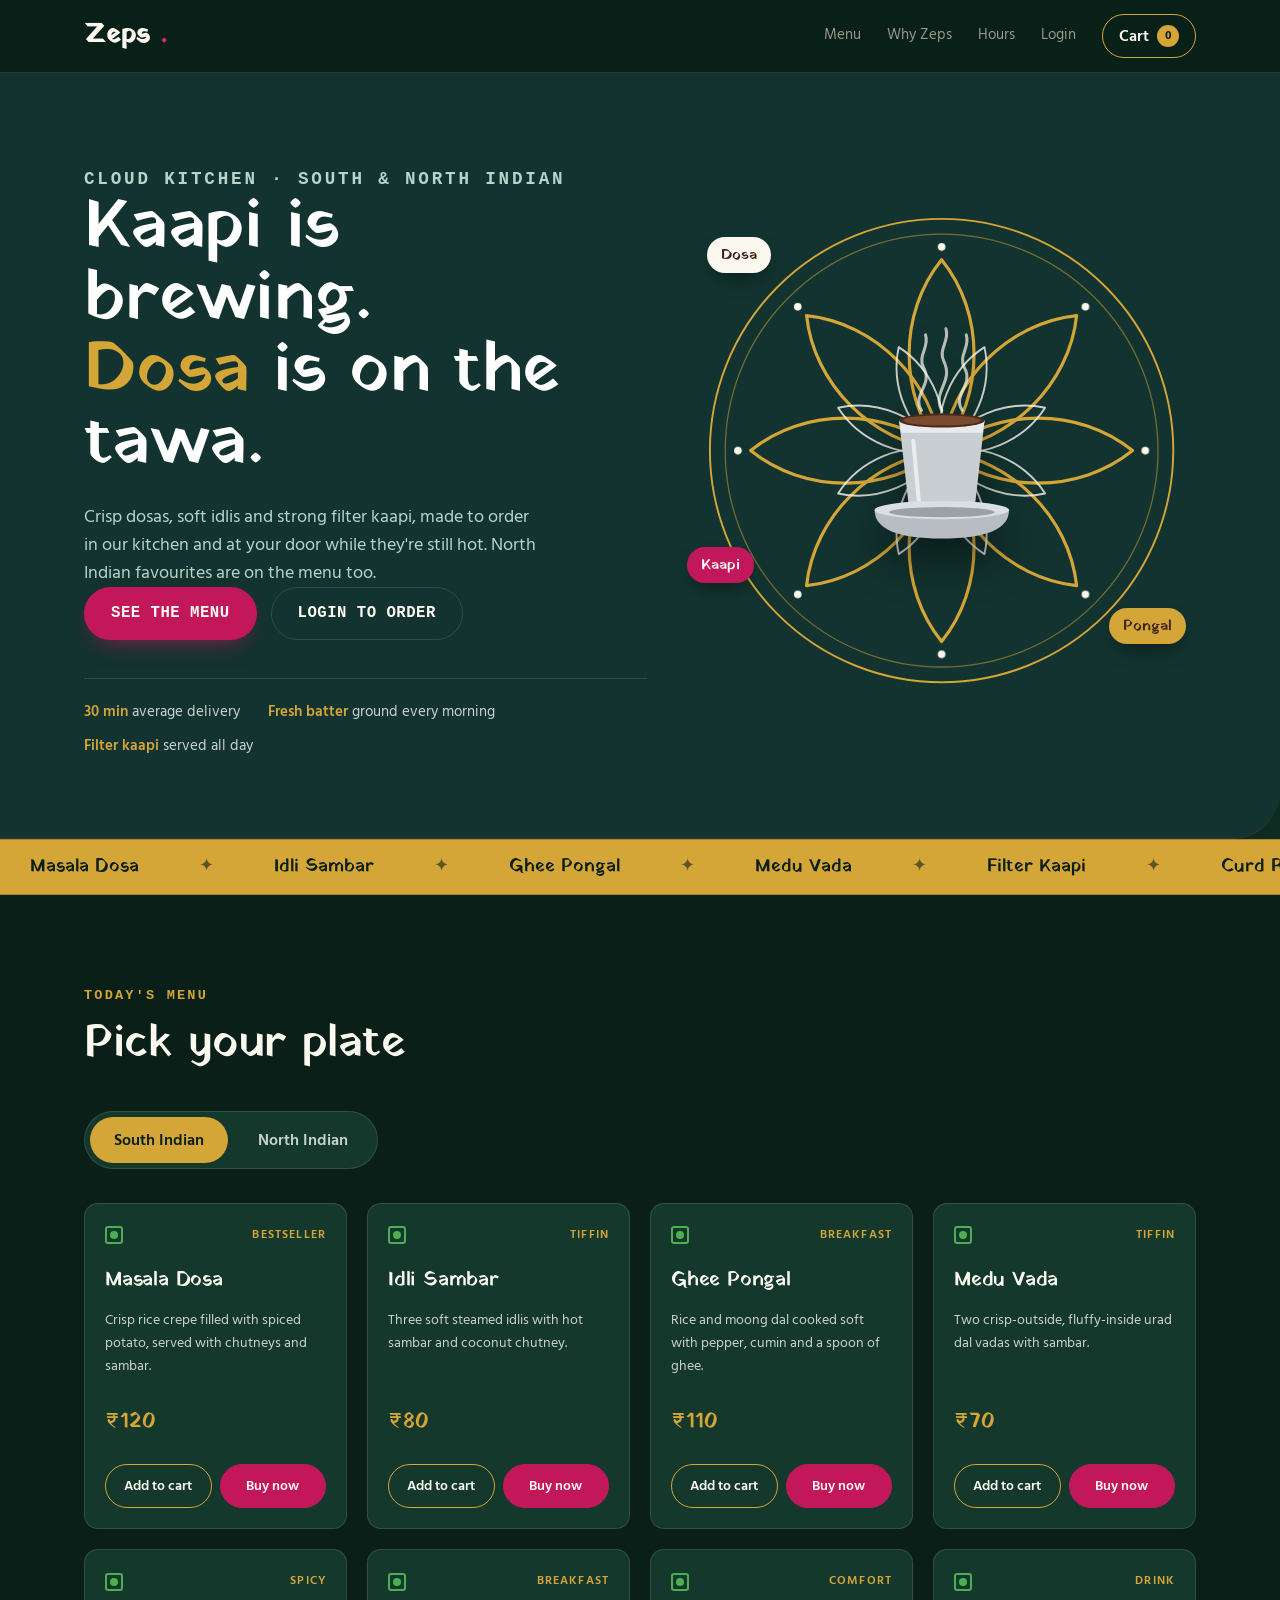
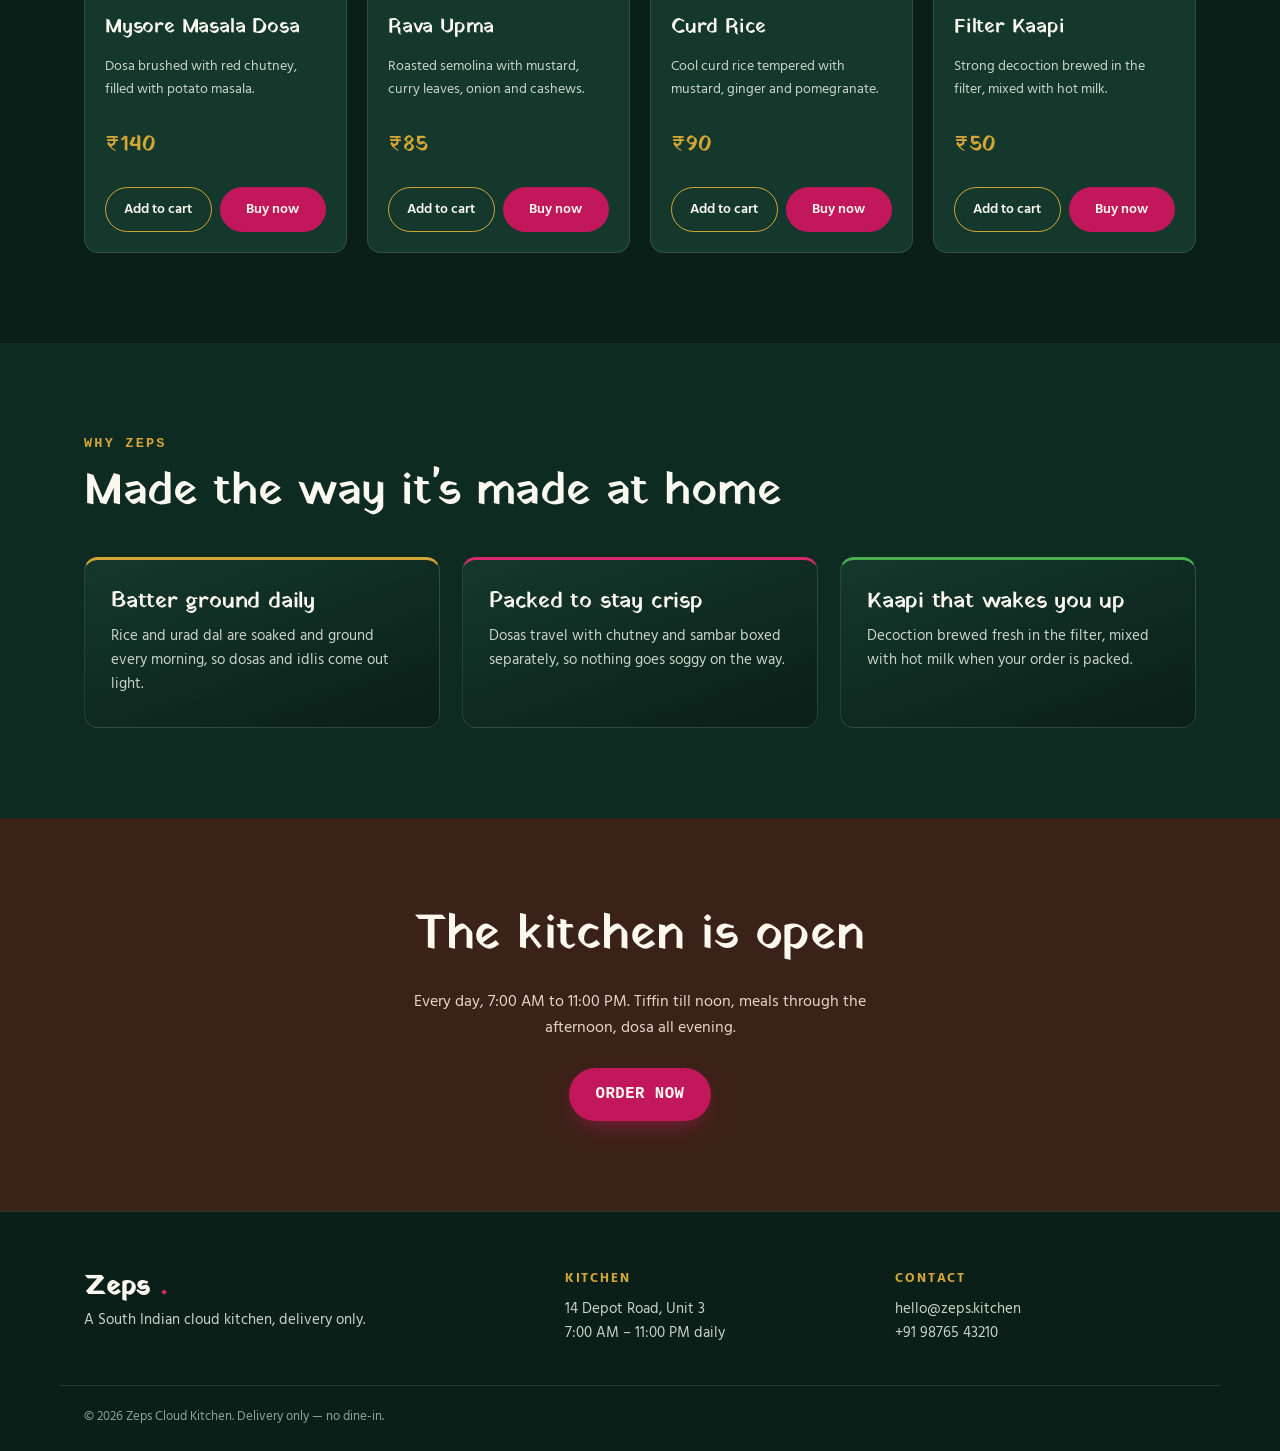
<file: Project/FrontEnd/index.html>
<!DOCTYPE html>
<html lang="en">
<head>
<meta charset="UTF-8">
<meta name="viewport" content="width=device-width, initial-scale=1.0">
<title>Zeps Cloud Kitchen — South Indian cafe, delivered hot</title>
<link rel="preconnect" href="https://fonts.googleapis.com">
<link rel="preconnect" href="https://fonts.gstatic.com" crossorigin>
<link href="https://fonts.googleapis.com/css2?family=Yatra+One&family=Hind+Madurai:wght@400;500;600;700&display=swap" rel="stylesheet">
<link rel="stylesheet" href="style.css">
</head>
<body>

<!-- ===== HEADER ===== -->
<header class="site-header">
  <div class="wrap header-row">
    <a href="#top" class="logo">Zeps<span>.</span></a>

    <nav class="nav" id="siteNav">
      <a href="#menu">Menu</a>
      <a href="#why">Why Zeps</a>
      <a href="#hours">Hours</a>
      <a href="login.html">Login</a>
    </nav>

    <button class="cart-btn" id="cartOpen" aria-label="Open cart">
      Cart <span class="cart-count" id="cartCount">0</span>
    </button>

    <button class="nav-toggle" id="navToggle" aria-label="Toggle menu" aria-expanded="false">
      <span></span><span></span><span></span>
    </button>
  </div>
</header>

<main>
  <!-- ===== HERO ===== -->
  <section class="hero" id="top">
    <div class="wrap hero-grid">
      <div class="hero-copy">
        <p class="eyebrow rise" style="--i:0">Cloud kitchen · South &amp; North Indian</p>
        <h1 class="rise" style="--i:1">Kaapi is brewing.<br><em>Dosa</em> is on the tawa.</h1>
        <p class="hero-sub rise" style="--i:2">
          Crisp dosas, soft idlis and strong filter kaapi, made to order in our kitchen and
          at your door while they're still hot. North Indian favourites are on the menu too.
        </p>
        <div class="hero-actions rise" style="--i:3">
          <a href="#menu" class="btn btn-primary">See the menu</a>
          <a href="login.html" class="btn btn-ghost">Login to order</a>
        </div>
        <ul class="hero-facts rise" style="--i:4">
          <li><strong>30 min</strong> average delivery</li>
          <li><strong>Fresh batter</strong> ground every morning</li>
          <li><strong>Filter kaapi</strong> served all day</li>
        </ul>
      </div>

      <!-- SIGNATURE: kolam drawing itself around a steaming kaapi tumbler -->
      <div class="hero-visual" aria-hidden="true">
        <svg class="kolam" viewBox="-200 -200 400 400" fill="none" stroke-linecap="round" stroke-linejoin="round">
          <circle class="draw" pathLength="1" r="182" stroke="#D4A537" stroke-width="1.5" style="--d:0s"/>
          <circle class="draw" pathLength="1" r="170" stroke="#D4A537" stroke-width="1" stroke-opacity=".5" style="--d:.3s"/>

          <g class="spin">
            <g stroke="#D4A537" stroke-width="2.5">
              <path class="draw" pathLength="1" style="--d:.6s"  d="M0 0 C34 -44 34 -108 0 -150 C-34 -108 -34 -44 0 0Z"/>
              <path class="draw" pathLength="1" style="--d:.75s" transform="rotate(45)"  d="M0 0 C34 -44 34 -108 0 -150 C-34 -108 -34 -44 0 0Z"/>
              <path class="draw" pathLength="1" style="--d:.9s"  transform="rotate(90)"  d="M0 0 C34 -44 34 -108 0 -150 C-34 -108 -34 -44 0 0Z"/>
              <path class="draw" pathLength="1" style="--d:1.05s" transform="rotate(135)" d="M0 0 C34 -44 34 -108 0 -150 C-34 -108 -34 -44 0 0Z"/>
              <path class="draw" pathLength="1" style="--d:1.2s" transform="rotate(180)" d="M0 0 C34 -44 34 -108 0 -150 C-34 -108 -34 -44 0 0Z"/>
              <path class="draw" pathLength="1" style="--d:1.35s" transform="rotate(225)" d="M0 0 C34 -44 34 -108 0 -150 C-34 -108 -34 -44 0 0Z"/>
              <path class="draw" pathLength="1" style="--d:1.5s" transform="rotate(270)" d="M0 0 C34 -44 34 -108 0 -150 C-34 -108 -34 -44 0 0Z"/>
              <path class="draw" pathLength="1" style="--d:1.65s" transform="rotate(315)" d="M0 0 C34 -44 34 -108 0 -150 C-34 -108 -34 -44 0 0Z"/>
            </g>
            <g stroke="#FBF8F0" stroke-width="1.5" stroke-opacity=".8">
              <path class="draw" pathLength="1" style="--d:1.8s"  transform="rotate(22.5)"  d="M0 0 C18 -26 18 -62 0 -88 C-18 -62 -18 -26 0 0Z"/>
              <path class="draw" pathLength="1" style="--d:1.9s"  transform="rotate(67.5)"  d="M0 0 C18 -26 18 -62 0 -88 C-18 -62 -18 -26 0 0Z"/>
              <path class="draw" pathLength="1" style="--d:2s"    transform="rotate(112.5)" d="M0 0 C18 -26 18 -62 0 -88 C-18 -62 -18 -26 0 0Z"/>
              <path class="draw" pathLength="1" style="--d:2.1s"  transform="rotate(157.5)" d="M0 0 C18 -26 18 -62 0 -88 C-18 -62 -18 -26 0 0Z"/>
              <path class="draw" pathLength="1" style="--d:2.2s"  transform="rotate(202.5)" d="M0 0 C18 -26 18 -62 0 -88 C-18 -62 -18 -26 0 0Z"/>
              <path class="draw" pathLength="1" style="--d:2.3s"  transform="rotate(247.5)" d="M0 0 C18 -26 18 -62 0 -88 C-18 -62 -18 -26 0 0Z"/>
              <path class="draw" pathLength="1" style="--d:2.4s"  transform="rotate(292.5)" d="M0 0 C18 -26 18 -62 0 -88 C-18 -62 -18 -26 0 0Z"/>
              <path class="draw" pathLength="1" style="--d:2.5s"  transform="rotate(337.5)" d="M0 0 C18 -26 18 -62 0 -88 C-18 -62 -18 -26 0 0Z"/>
            </g>
          </g>

          <!-- pulli (rice-flour dots) -->
          <g fill="#FBF8F0" class="pulli">
            <circle cx="0" cy="-160" r="3"/><circle cx="113" cy="-113" r="3"/>
            <circle cx="160" cy="0" r="3"/><circle cx="113" cy="113" r="3"/>
            <circle cx="0" cy="160" r="3"/><circle cx="-113" cy="113" r="3"/>
            <circle cx="-160" cy="0" r="3"/><circle cx="-113" cy="-113" r="3"/>
          </g>
        </svg>

        <!-- Tumbler + davara -->
        <svg class="tumbler" viewBox="0 0 200 220">
          <g class="steam" fill="none" stroke="#FBF8F0" stroke-width="3" stroke-linecap="round" opacity=".7">
            <path class="wisp w1" d="M80 70 C70 55 92 45 82 28 C76 16 88 8 84 -4"/>
            <path class="wisp w2" d="M100 70 C90 52 112 42 102 22 C96 10 108 2 104 -10"/>
            <path class="wisp w3" d="M120 70 C110 55 132 45 122 28 C116 16 128 8 124 -4"/>
          </g>
          <!-- tumbler -->
          <path d="M58 80 H142 L132 168 Q131 176 122 176 H78 Q69 176 68 168 Z" fill="#C9CED3"/>
          <path d="M58 80 H142 L140 92 H60 Z" fill="#E8EBEE"/>
          <path d="M72 100 L78 166" stroke="#fff" stroke-width="4" stroke-linecap="round" opacity=".6"/>
          <ellipse cx="100" cy="80" rx="42" ry="7" fill="#4A2A1A"/>
          <ellipse cx="100" cy="80" rx="38" ry="5" fill="#7A4A2E"/>
          <!-- davara -->
          <path d="M34 168 Q34 196 100 196 Q166 196 166 168 Z" fill="#B7BDC3"/>
          <ellipse cx="100" cy="168" rx="66" ry="9" fill="#DADFE3"/>
          <ellipse cx="100" cy="170" rx="52" ry="5" fill="#9AA1A8"/>
        </svg>

        <span class="floater f1">Dosa</span>
        <span class="floater f2">Pongal</span>
        <span class="floater f3">Kaapi</span>
      </div>
    </div>
  </section>

  <!-- ===== MARQUEE ===== -->
  <section class="marquee" aria-hidden="true">
    <div class="marquee-track">
      <span>Masala Dosa</span><span>Idli Sambar</span><span>Ghee Pongal</span><span>Medu Vada</span><span>Filter Kaapi</span><span>Curd Rice</span><span>Butter Paneer</span><span>Dal Makhani</span>
      <span>Masala Dosa</span><span>Idli Sambar</span><span>Ghee Pongal</span><span>Medu Vada</span><span>Filter Kaapi</span><span>Curd Rice</span><span>Butter Paneer</span><span>Dal Makhani</span>
    </div>
  </section>

  <!-- ===== MENU ===== -->
  <section class="menu" id="menu">
    <div class="wrap">
      <div class="reveal">
        <p class="eyebrow">Today's menu</p>
        <h2>Pick your plate</h2>
      </div>

      <div class="tabs reveal" role="tablist">
        <button class="tab active" data-cat="south" role="tab" aria-selected="true">South Indian</button>
        <button class="tab" data-cat="north" role="tab" aria-selected="false">North Indian</button>
      </div>

      <div class="dish-grid" id="dishGrid"></div>
    </div>
  </section>

  <!-- ===== WHY ===== -->
  <section class="why" id="why">
    <div class="wrap">
      <div class="reveal">
        <p class="eyebrow">Why Zeps</p>
        <h2>Made the way it's made at home</h2>
      </div>
      <div class="why-grid">
        <article class="why-card reveal" style="--i:0">
          <h3>Batter ground daily</h3>
          <p>Rice and urad dal are soaked and ground every morning, so dosas and idlis come out light.</p>
        </article>
        <article class="why-card reveal" style="--i:1">
          <h3>Packed to stay crisp</h3>
          <p>Dosas travel with chutney and sambar boxed separately, so nothing goes soggy on the way.</p>
        </article>
        <article class="why-card reveal" style="--i:2">
          <h3>Kaapi that wakes you up</h3>
          <p>Decoction brewed fresh in the filter, mixed with hot milk when your order is packed.</p>
        </article>
      </div>
    </div>
  </section>

  <!-- ===== HOURS ===== -->
  <section class="hours" id="hours">
    <div class="wrap hours-inner reveal">
      <h2>The kitchen is open</h2>
      <p>Every day, 7:00 AM to 11:00 PM. Tiffin till noon, meals through the afternoon, dosa all evening.</p>
      <a href="#menu" class="btn btn-primary">Order now</a>
    </div>
  </section>
</main>

<!-- ===== FOOTER ===== -->
<footer class="site-footer">
  <div class="wrap footer-grid">
    <div>
      <a href="#top" class="logo">Zeps<span>.</span></a>
      <p>A South Indian cloud kitchen, delivery only.</p>
    </div>
    <div>
      <h4>Kitchen</h4>
      <p>14 Depot Road, Unit 3<br>7:00 AM – 11:00 PM daily</p>
    </div>
    <div>
      <h4>Contact</h4>
      <p>hello@zeps.kitchen<br>+91 98765 43210</p>
    </div>
  </div>
  <div class="wrap footer-bottom">© 2026 Zeps Cloud Kitchen. Delivery only — no dine-in.</div>
</footer>

<!-- ===== CART DRAWER ===== -->
<div class="overlay" id="overlay"></div>
<aside class="drawer" id="drawer" aria-label="Your cart">
  <div class="drawer-head">
    <h3>Your cart</h3>
    <button class="drawer-close" id="cartClose" aria-label="Close cart">&times;</button>
  </div>
  <div class="drawer-body" id="cartItems"></div>
  <div class="drawer-foot">
    <div class="total-row"><span>Total</span><strong id="cartTotal">₹0</strong></div>
    <button class="btn btn-primary full" id="checkoutBtn">Checkout</button>
  </div>
</aside>

<div class="toast" id="toast" role="status"></div>

<script src="script.js"></script>
</body>
</html>
</file>
<file: Project/FrontEnd/style.css>
:root {
  --ink: #12332f;
  --ink-soft: #1d4a44;
  --paper: #eaf0ec;
  --card: #ffffff;
  --saffron: #f2a900;
  --chilli: #c9402a;
  --leaf: #2f7d4f;
  --muted: #5b7470;
  --line: #cddbd4;
  --serif: "Young Serif", Georgia, "Times New Roman", serif;
  --sans: "Instrument Sans", system-ui, -apple-system, "Segoe UI", sans-serif;
}

* { box-sizing: border-box; }
html { scroll-behavior: smooth; }
body { margin: 0; background: var(--paper); color: var(--ink); font: 16px/1.55 var(--sans); }
h1, h2, h3 { font-family: var(--serif); font-weight: 400; margin: 0; }
button, input, textarea { font: inherit; color: inherit; }
:focus-visible { outline: 3px solid var(--saffron); outline-offset: 2px; }

/* top bar */
.bar { display: flex; justify-content: space-between; align-items: center; padding: 14px clamp(16px, 5vw, 56px); background: var(--ink); color: #fff; position: sticky; top: 0; z-index: 5; }
.bar nav { display: flex; align-items: center; gap: 20px; }
.bar a { color: #cfe3dc; text-decoration: none; }
.bar a:hover { color: #fff; }
.brand { font-family: var(--serif); font-size: 1.35rem; color: #fff !important; }

/* hero */
.hero { background: var(--ink); color: #fff; padding: clamp(40px, 8vw, 96px) clamp(16px, 5vw, 56px) clamp(48px, 8vw, 104px); border-radius: 0 0 48px 0; }
.hero h1 { font-size: clamp(2.2rem, 6.5vw, 4.8rem); line-height: 1.05; max-width: 14ch; letter-spacing: -0.01em; }
.hero p { max-width: 46ch; margin: 22px 0 0; color: #b9d3ca; font-size: 1.1rem; }

/* buttons */
.btn { border: 0; border-radius: 999px; padding: 10px 20px; cursor: pointer; font-weight: 600; transition: transform .15s, background .15s; }
.btn:active { transform: scale(.97); }
.btn.primary { background: var(--saffron); color: var(--ink); }
.btn.primary:hover { background: #ffbb1f; }
.btn.ghost { background: transparent; border: 1.5px solid currentColor; }
.bar .btn.ghost { color: #fff; }
.btn.wide { width: 100%; margin-top: 14px; }
.badge { display: inline-grid; place-items: center; min-width: 22px; height: 22px; padding: 0 6px; margin-left: 6px; border-radius: 11px; background: var(--saffron); color: var(--ink); font-size: .8rem; }

/* menu */
.wrap { padding: 32px clamp(16px, 5vw, 56px) 80px; max-width: 1240px; margin: 0 auto; }
.tabs { display: flex; flex-wrap: wrap; gap: 8px; margin-bottom: 28px; }
.tab { border: 1.5px solid var(--line); background: transparent; padding: 8px 18px; border-radius: 999px; cursor: pointer; font-weight: 500; }
.tab[aria-selected="true"] { background: var(--ink); border-color: var(--ink); color: #fff; }
.grid { display: grid; grid-template-columns: repeat(auto-fill, minmax(280px, 1fr)); gap: 20px; }
.cat-title { grid-column: 1 / -1; font-size: 1.7rem; margin-top: 12px; }
.cat-title:first-child { margin-top: 0; }
.dish { background: var(--card); border: 1px solid var(--line); border-radius: 22px 22px 22px 6px; padding: 22px; display: flex; flex-direction: column; gap: 10px; transition: border-color .2s; }
.dish:hover { border-color: var(--ink); }
.dish h3 { font-size: 1.3rem; line-height: 1.2; }
.dish p { margin: 0; color: var(--muted); flex: 1; }
.dish .meta { display: flex; align-items: center; gap: 8px; font-size: .9rem; color: var(--muted); }
.dish .row { display: flex; justify-content: space-between; align-items: center; margin-top: 6px; }
.actions { display: flex; gap: 8px; }
.actions > * { flex: 1; }
.actions .stepper { justify-content: space-between; }
.btn.outline { background: transparent; border: 1.5px solid var(--ink); color: var(--ink); }
.btn.outline:hover { background: #fff; }
.btn.buy { background: var(--ink); color: #fff; }
.btn.buy:hover { background: var(--ink-soft); }
.price { font-family: var(--serif); font-size: 1.25rem; }
.dot { width: 14px; height: 14px; border: 2px solid var(--leaf); border-radius: 3px; display: inline-grid; place-items: center; }
.dot::after { content: ""; width: 6px; height: 6px; border-radius: 50%; background: var(--leaf); }
.dot.nv { border-color: var(--chilli); }
.dot.nv::after { background: var(--chilli); }
.stepper { display: inline-flex; align-items: center; gap: 4px; background: var(--ink); color: #fff; border-radius: 999px; padding: 3px; }
.stepper button { width: 32px; height: 32px; border: 0; border-radius: 50%; background: transparent; color: #fff; font-size: 1.2rem; cursor: pointer; }
.stepper button:hover { background: var(--ink-soft); }
.stepper span { min-width: 22px; text-align: center; font-weight: 600; }

/* drawer */
.scrim { position: fixed; inset: 0; background: rgba(18, 51, 47, .5); opacity: 0; pointer-events: none; transition: opacity .25s; z-index: 9; }
.scrim.on { opacity: 1; pointer-events: auto; }
.drawer { position: fixed; top: 0; right: 0; bottom: 0; width: min(420px, 100%); background: var(--paper); z-index: 10; padding: 24px; overflow-y: auto; transform: translateX(100%); transition: transform .3s ease; }
.drawer.on { transform: none; }
.drawer-head { display: flex; justify-content: space-between; align-items: center; margin-bottom: 18px; }
.drawer-head h2 { font-size: 1.6rem; }
.drawer .btn.ghost { padding: 6px 14px; }
.line { display: flex; justify-content: space-between; align-items: center; gap: 12px; padding: 12px 0; border-bottom: 1px solid var(--line); }
.line strong { display: block; font-weight: 600; }
.line small { color: var(--muted); }
.total { display: flex; justify-content: space-between; padding: 16px 0; font-family: var(--serif); font-size: 1.3rem; }
.empty { color: var(--muted); padding: 24px 0; }
form label { display: block; font-weight: 500; margin-top: 12px; }
form input, form textarea { display: block; width: 100%; margin-top: 6px; padding: 11px 14px; border: 1.5px solid var(--line); border-radius: 12px; background: #fff; }
form input:focus, form textarea:focus { border-color: var(--ink); outline: none; }
.error { color: var(--chilli); min-height: 1.4em; margin: 10px 0 0; font-weight: 500; }
.muted { color: var(--muted); }

.toast { position: fixed; left: 50%; bottom: 24px; transform: translate(-50%, 24px); background: var(--ink); color: #fff; padding: 10px 20px; border-radius: 999px; opacity: 0; pointer-events: none; transition: opacity .2s, transform .2s; z-index: 20; font-weight: 500; }
.toast.on { opacity: 1; transform: translate(-50%, 0); }

/* order progress: a real sequence, so numbered */
.steps { list-style: none; padding: 0; margin: 20px 0; counter-reset: s; }
.steps li { counter-increment: s; display: flex; align-items: center; gap: 14px; padding: 12px 0; color: var(--muted); position: relative; }
.steps li::before { content: counter(s); width: 32px; height: 32px; border-radius: 50%; border: 1.5px solid var(--line); display: grid; place-items: center; font-weight: 600; background: var(--card); flex: none; }
.steps li.done { color: var(--ink); }
.steps li.done::before { background: var(--leaf); border-color: var(--leaf); color: #fff; }
.steps li.now { color: var(--ink); font-weight: 600; }
.steps li.now::before { background: var(--saffron); border-color: var(--saffron); color: var(--ink); animation: pulse 1.6s ease-in-out infinite; }
@keyframes pulse { 50% { box-shadow: 0 0 0 8px rgba(242, 169, 0, .25); } }

/* kitchen board */
.board { display: grid; grid-template-columns: repeat(auto-fill, minmax(260px, 1fr)); gap: 18px; }
.ticket { background: var(--card); border: 1px solid var(--line); border-radius: 18px 18px 18px 4px; padding: 18px; }
.ticket h3 { font-size: 1.15rem; display: flex; justify-content: space-between; }
.ticket ul { padding-left: 18px; margin: 10px 0; }
.ticket .status { display: inline-block; padding: 3px 12px; border-radius: 999px; background: var(--paper); font-size: .85rem; font-weight: 600; }
.ticket .status.s3 { background: #d6efe0; color: var(--leaf); }
.ticket .status.s1 { background: #fff0c7; }
.ticket .status.s2 { background: #dbe9ff; }

@media (prefers-reduced-motion: reduce) {
  * { animation: none !important; transition: none !important; scroll-behavior: auto !important; }
}
@media (max-width: 520px) {
  .bar nav a { display: none; }
  .hero { border-radius: 0 0 32px 0; }
}

/* =============================================
   FlameLine Cloud Kitchen — design tokens
   ============================================= */
:root {
  --charcoal:     #1C1A17;
  --charcoal-2:   #24211D;
  --paper:        #F3EEE4;
  --chili:        #C4432C;
  --chili-dark:   #9E3521;
  --turmeric:     #E4A93A;
  --herb:         #6B8F6D;
  --steel:        #9A968D;
  --line:         #3A362F;

  --font-display: 'Space Grotesk', sans-serif;
  --font-mono:    'IBM Plex Mono', monospace;
  --font-body:    'Inter', sans-serif;

  --radius: 4px;
}

* { box-sizing: border-box; margin: 0; padding: 0; }

html { scroll-behavior: smooth; }

body {
  color: var(--paper);
  font-family: var(--font-body);
  line-height: 1.5;
  -webkit-font-smoothing: antialiased;

  /* professional layered background: soft top glow + warm base + fine grain */
  background-color: var(--charcoal);
  background-image:
    radial-gradient(1200px 600px at 15% -10%, rgba(196, 67, 44, 0.10), transparent 60%),
    radial-gradient(900px 500px at 100% 0%, rgba(228, 169, 58, 0.07), transparent 55%),
    linear-gradient(180deg, #1E1B18 0%, #1C1A17 40%, #17150F 100%),
    url("data:image/svg+xml;utf8,<svg xmlns='http://www.w3.org/2000/svg' width='120' height='120'><filter id='n'><feTurbulence type='fractalNoise' baseFrequency='0.85' numOctaves='2' stitchTiles='stitch'/><feColorMatrix type='matrix' values='0 0 0 0 1  0 0 0 0 1  0 0 0 0 1  0 0 0 0.02 0'/></filter><rect width='100%25' height='100%25' filter='url(%23n)'/></svg>");
  background-attachment: fixed, fixed, fixed, fixed;
  background-repeat: no-repeat, no-repeat, no-repeat, repeat;
}

.wrap {
  max-width: 1160px;
  margin: 0 auto;
  padding: 0 24px;
}

a { color: inherit; text-decoration: none; }

h1, h2, h3 {
  font-family: var(--font-display);
  font-weight: 700;
  letter-spacing: -0.01em;
}

h2 { font-size: clamp(1.8rem, 3.2vw, 2.6rem); margin-bottom: 12px; }
h3 { font-size: 1.3rem; margin-bottom: 8px; }

.section-sub {
  color: var(--steel);
  max-width: 560px;
  margin-bottom: 48px;
  font-size: 1.02rem;
}

:focus-visible {
  outline: 2px solid var(--turmeric);
  outline-offset: 3px;
}

@media (prefers-reduced-motion: reduce) {
  * { animation-duration: 0.001ms !important; transition-duration: 0.001ms !important; }
}

/* =============================================
   Buttons
   ============================================= */
.btn {
  display: inline-flex;
  align-items: center;
  justify-content: center;
  padding: 12px 22px;
  border-radius: var(--radius);
  font-family: var(--font-mono);
  font-size: 0.85rem;
  font-weight: 500;
  letter-spacing: 0.03em;
  text-transform: uppercase;
  border: 1px solid transparent;
  cursor: pointer;
  transition: transform 0.15s ease, background 0.15s ease, border-color 0.15s ease;
}

.btn-primary {
  background: var(--chili);
  color: var(--paper);
}
.btn-primary:hover { background: var(--chili-dark); transform: translateY(-1px); }

.btn-ghost {
  border-color: var(--line);
  color: var(--paper);
}
.btn-ghost:hover { border-color: var(--steel); }

/* =============================================
   Header
   ============================================= */
.site-header {
  position: sticky;
  top: 0;
  z-index: 10;
  background: rgba(28, 26, 23, 0.88);
  backdrop-filter: blur(8px);
  border-bottom: 1px solid var(--line);
}

.header-inner {
  display: flex;
  align-items: center;
  justify-content: space-between;
  padding-top: 16px;
  padding-bottom: 16px;
}

.logo {
  display: flex;
  align-items: center;
  gap: 10px;
  font-family: var(--font-display);
  font-weight: 700;
  font-size: 1.05rem;
}

.logo-mark {
  display: inline-flex;
  align-items: center;
  justify-content: center;
  width: 32px;
  height: 32px;
  background: var(--chili);
  color: var(--paper);
  border-radius: var(--radius);
  font-family: var(--font-mono);
  font-size: 0.8rem;
}

.nav {
  display: flex;
  gap: 28px;
}

.nav a {
  font-size: 0.92rem;
  color: var(--steel);
  transition: color 0.15s ease;
}
.nav a:hover { color: var(--paper); }

@media (max-width: 720px) {
  .nav { display: none; }
}

/* =============================================
   Hero + ticket (signature element)
   ============================================= */
.hero {
  padding: 88px 0 96px;
  border-bottom: 1px solid var(--line);
}

.hero-inner {
  display: grid;
  grid-template-columns: 1.1fr 0.8fr;
  gap: 56px;
  align-items: center;
}

@media (max-width: 860px) {
  .hero-inner { grid-template-columns: 1fr; }
}

.eyebrow {
  font-family: var(--font-mono);
  font-size: 0.8rem;
  letter-spacing: 0.08em;
  text-transform: uppercase;
  color: var(--turmeric);
  margin-bottom: 18px;
}

.hero h1 {
  font-size: clamp(2.4rem, 5.5vw, 4rem);
  line-height: 1.04;
  margin-bottom: 22px;
}

.hero-sub {
  color: var(--steel);
  max-width: 460px;
  margin-bottom: 34px;
  font-size: 1.05rem;
}

.hero-actions { display: flex; gap: 14px; flex-wrap: wrap; }

/* the order ticket */
.ticket {
  background: var(--paper);
  color: var(--charcoal);
  border-radius: var(--radius);
  font-family: var(--font-mono);
  font-size: 0.85rem;
  box-shadow: 0 24px 60px -20px rgba(0,0,0,0.6);
  position: relative;
  overflow: hidden;
}

.ticket::after {
  content: "";
  position: absolute;
  bottom: 0; left: 0; right: 0;
  height: 10px;
  background:
    linear-gradient(135deg, var(--charcoal) 25%, transparent 25%) 0 0/10px 10px,
    linear-gradient(225deg, var(--charcoal) 25%, transparent 25%) 0 0/10px 10px;
  background-color: var(--paper);
}

.ticket-head, .ticket-foot {
  display: flex;
  justify-content: space-between;
  padding: 16px 20px;
}

.ticket-head {
  border-bottom: 1px dashed var(--line);
  font-weight: 600;
}

.ticket-foot {
  border-top: 1px dashed #cfc8b8;
  font-weight: 600;
  padding-bottom: 26px;
}

.ticket-status {
  padding: 2px 8px;
  border-radius: 2px;
  background: var(--turmeric);
  color: var(--charcoal);
  font-size: 0.72rem;
  text-transform: uppercase;
  transition: background 0.3s ease;
}
.ticket-status.done { background: var(--herb); color: var(--paper); }

.ticket-lines {
  padding: 6px 20px 18px;
  min-height: 140px;
}

.ticket-line {
  display: flex;
  justify-content: space-between;
  gap: 12px;
  padding: 7px 0;
  border-bottom: 1px solid #e6e0d0;
  opacity: 0;
  animation: ticket-in 0.35s ease forwards;
}

.ticket-line span:first-child { color: var(--charcoal); }
.ticket-line span:last-child { color: #8a8474; }

@keyframes ticket-in {
  from { opacity: 0; transform: translateY(-4px); }
  to   { opacity: 1; transform: translateY(0); }
}

/* =============================================
   Brands (ticket-stub cards)
   ============================================= */
.brands { padding: 96px 0; border-bottom: 1px solid var(--line); }

.brand-grid {
  display: grid;
  grid-template-columns: repeat(4, 1fr);
  gap: 20px;
}

@media (max-width: 960px) { .brand-grid { grid-template-columns: repeat(2, 1fr); } }
@media (max-width: 560px) { .brand-grid { grid-template-columns: 1fr; } }

.brand-card {
  background: var(--charcoal-2);
  border: 1px solid var(--line);
  border-radius: var(--radius);
  padding: 22px 20px 24px;
  position: relative;
  transition: border-color 0.2s ease, transform 0.2s ease;
}

.brand-card:hover {
  border-color: var(--chili);
  transform: translateY(-3px);
}

.brand-card-top {
  display: flex;
  justify-content: space-between;
  align-items: center;
  margin-bottom: 14px;
  font-family: var(--font-mono);
}

.brand-tag {
  color: var(--turmeric);
  font-size: 0.8rem;
}

.brand-cuisine {
  font-size: 0.72rem;
  text-transform: uppercase;
  letter-spacing: 0.04em;
  color: var(--steel);
}

.brand-card p {
  color: var(--steel);
  font-size: 0.92rem;
  margin-bottom: 18px;
}

.brand-stat {
  display: block;
  font-family: var(--font-mono);
  font-size: 0.78rem;
  color: var(--herb);
  border-top: 1px dashed var(--line);
  padding-top: 12px;
}

/* =============================================
   Stations (process)
   ============================================= */
.stations { padding: 96px 0; border-bottom: 1px solid var(--line); }

.station-list {
  list-style: none;
  display: grid;
  grid-template-columns: repeat(4, 1fr);
  gap: 0;
  counter-reset: station;
}

@media (max-width: 860px) { .station-list { grid-template-columns: 1fr; } }

.station {
  padding: 24px 22px 24px 0;
  border-top: 2px solid var(--chili);
  position: relative;
}

@media (max-width: 860px) {
  .station { border-top: none; border-left: 2px solid var(--chili); padding: 12px 0 24px 22px; }
}

.station-label {
  display: block;
  font-family: var(--font-mono);
  font-size: 0.78rem;
  text-transform: uppercase;
  letter-spacing: 0.06em;
  color: var(--turmeric);
  margin-bottom: 10px;
}

.station p { color: var(--steel); font-size: 0.94rem; }

/* =============================================
   Numbers
   ============================================= */
.numbers { padding: 72px 0; border-bottom: 1px solid var(--line); }

.numbers-grid {
  display: grid;
  grid-template-columns: repeat(4, 1fr);
  gap: 24px;
  text-align: center;
}

@media (max-width: 720px) { .numbers-grid { grid-template-columns: repeat(2, 1fr); } }

.stat-value {
  display: block;
  font-family: var(--font-display);
  font-size: clamp(1.8rem, 3vw, 2.4rem);
  font-weight: 700;
  color: var(--chili);
}

.stat-label {
  font-family: var(--font-mono);
  font-size: 0.78rem;
  color: var(--steel);
  text-transform: uppercase;
  letter-spacing: 0.03em;
}

/* =============================================
   Contact
   ============================================= */
.contact { padding: 96px 0; }

.contact-inner {
  display: grid;
  grid-template-columns: 1fr 1fr;
  gap: 48px;
  align-items: start;
}

@media (max-width: 800px) { .contact-inner { grid-template-columns: 1fr; } }

.contact-form {
  display: flex;
  flex-direction: column;
  gap: 12px;
}

.contact-form input,
.contact-form textarea {
  background: var(--charcoal-2);
  border: 1px solid var(--line);
  border-radius: var(--radius);
  padding: 13px 14px;
  color: var(--paper);
  font-family: var(--font-body);
  font-size: 0.95rem;
  resize: vertical;
}

.contact-form input::placeholder,
.contact-form textarea::placeholder { color: var(--steel); }

.contact-form input:focus,
.contact-form textarea:focus {
  outline: none;
  border-color: var(--chili);
}

.contact-form .btn { align-self: flex-start; margin-top: 6px; }

/* =============================================
   Footer
   ============================================= */
.site-footer {
  border-top: 1px solid var(--line);
  padding: 36px 0;
}

.footer-inner {
  display: flex;
  align-items: center;
  justify-content: space-between;
  flex-wrap: wrap;
  gap: 16px;
}

.footer-note { color: var(--steel); font-size: 0.85rem; }

.footer-links { display: flex; gap: 20px; }
.footer-links a { color: var(--steel); font-size: 0.88rem; }
.footer-links a:hover { color: var(--paper); }

/* =============================================
   SAAPADU CLOUD KITCHEN — STYLES
   ============================================= */

:root{
  --leaf:        #0E2B22;   /* banana-leaf green */
  --leaf-deep:   #0A1F18;
  --leaf-lift:   #14382C;
  --leaf-line:   rgba(251,248,240,0.12);
  --brass:       #D4A537;   /* tumbler brass / turmeric */
  --jasmine:     #FBF8F0;
  --jasmine-dim: #C9D3CC;
  --hibiscus:    #C2185B;
  --hibiscus-hi: #D8286E;
  --kaapi:       #3B2218;

  --font-display: "Yatra One", serif;
  --font-body:    "Hind Madurai", sans-serif;

  --radius: 14px;
  --wrap: 1160px;
}

*{ box-sizing: border-box; margin: 0; padding: 0; }
html{ scroll-behavior: smooth; }

body{
  background: var(--leaf);
  color: var(--jasmine);
  font-family: var(--font-body);
  font-size: 1.02rem;
  line-height: 1.6;
  -webkit-font-smoothing: antialiased;
  overflow-x: hidden;
}

a{ color: inherit; text-decoration: none; }
button{ font-family: inherit; }

.wrap{ max-width: var(--wrap); margin: 0 auto; padding: 0 24px; }

h1, h2, h3{
  font-family: var(--font-display);
  font-weight: 400;
  line-height: 1.12;
}

.eyebrow{
  font-size: 0.85rem;
  letter-spacing: 0.16em;
  text-transform: uppercase;
  color: var(--brass);
  font-weight: 600;
  margin-bottom: 12px;
}

a:focus-visible, button:focus-visible{
  outline: 2px solid var(--brass);
  outline-offset: 3px;
}

/* ===== BUTTONS ===== */
.btn{
  display: inline-flex;
  align-items: center;
  justify-content: center;
  gap: 8px;
  padding: 13px 26px;
  border-radius: 999px;
  border: 1.5px solid transparent;
  font-weight: 600;
  font-size: 0.98rem;
  cursor: pointer;
  transition: transform .18s ease, background .18s ease, border-color .18s ease, box-shadow .18s ease;
}
.btn:hover{ transform: translateY(-2px); }
.btn:active{ transform: translateY(0); }

.btn-primary{ background: var(--hibiscus); color: var(--jasmine); box-shadow: 0 10px 24px -10px rgba(194,24,91,.7); }
.btn-primary:hover{ background: var(--hibiscus-hi); }

.btn-ghost{ border-color: var(--leaf-line); color: var(--jasmine); background: transparent; }
.btn-ghost:hover{ border-color: var(--brass); }

.btn.full{ width: 100%; }

/* ===== HEADER ===== */
.site-header{
  position: sticky; top: 0; z-index: 40;
  background: rgba(10,31,24,.88);
  backdrop-filter: blur(10px);
  border-bottom: 1px solid var(--leaf-line);
}
.header-row{ display: flex; align-items: center; gap: 26px; padding: 14px 24px; }

.logo{ font-family: var(--font-display); font-size: 1.6rem; letter-spacing: .01em; }
.logo span{ color: var(--hibiscus-hi); }

.nav{ display: flex; gap: 26px; margin-left: auto; color: var(--jasmine-dim); font-size: .95rem; }
.nav a{ position: relative; padding: 4px 0; }
.nav a::after{
  content: ""; position: absolute; left: 0; bottom: 0; height: 2px; width: 100%;
  background: var(--brass); transform: scaleX(0); transform-origin: left;
  transition: transform .25s ease;
}
.nav a:hover{ color: var(--jasmine); }
.nav a:hover::after{ transform: scaleX(1); }

.cart-btn{
  display: inline-flex; align-items: center; gap: 8px;
  background: transparent; color: var(--jasmine);
  border: 1.5px solid var(--brass); border-radius: 999px;
  padding: 8px 16px; font-weight: 600; cursor: pointer;
  transition: background .18s ease;
}
.cart-btn:hover{ background: rgba(212,165,55,.15); }
.cart-count{
  min-width: 22px; height: 22px; padding: 0 6px;
  display: inline-flex; align-items: center; justify-content: center;
  background: var(--brass); color: var(--leaf-deep);
  border-radius: 999px; font-size: .78rem; font-weight: 700;
}
.cart-count.bump{ animation: bump .4s ease; }
@keyframes bump{ 40%{ transform: scale(1.5); } }

.nav-toggle{ display: none; flex-direction: column; gap: 5px; background: none; border: 0; padding: 6px; cursor: pointer; }
.nav-toggle span{ width: 22px; height: 2px; background: var(--jasmine); display: block; }

/* ===== HERO ===== */
.hero{ padding: 70px 0 80px; position: relative; }
.hero-grid{ display: grid; grid-template-columns: 1.05fr .95fr; gap: 40px; align-items: center; }

.hero h1{ font-size: clamp(2.6rem, 5.4vw, 4.4rem); margin-bottom: 20px; }
.hero h1 em{ font-style: normal; color: var(--brass); }

.hero-sub{ color: var(--jasmine-dim); max-width: 48ch; font-size: 1.08rem; margin-bottom: 30px; }
.hero-actions{ display: flex; gap: 14px; flex-wrap: wrap; margin-bottom: 38px; }

.hero-facts{ list-style: none; display: flex; flex-wrap: wrap; gap: 10px 28px; color: var(--jasmine-dim); font-size: .92rem; padding-top: 22px; border-top: 1px solid var(--leaf-line); }
.hero-facts strong{ color: var(--brass); font-weight: 600; }

/* Page-load entrance */
.rise{ opacity: 0; transform: translateY(26px); animation: rise .8s cubic-bezier(.2,.7,.2,1) forwards; animation-delay: calc(var(--i, 0) * .12s + .1s); }
@keyframes rise{ to{ opacity: 1; transform: none; } }

/* ---- Signature: kolam + tumbler ---- */
.hero-visual{ position: relative; display: grid; place-items: center; aspect-ratio: 1; max-width: 520px; margin-inline: auto; width: 100%; }

.kolam{ position: absolute; inset: 0; width: 100%; height: 100%; }
.kolam .draw{
  stroke-dasharray: 1;
  stroke-dashoffset: 1;
  animation: draw 1.8s ease forwards;
  animation-delay: var(--d, 0s);
}
@keyframes draw{ to{ stroke-dashoffset: 0; } }

.kolam .spin{ transform-origin: 0 0; animation: spin 90s linear infinite; }
@keyframes spin{ to{ transform: rotate(360deg); } }

.kolam .pulli circle{ opacity: 0; animation: pop .5s ease forwards; }
.kolam .pulli circle:nth-child(1){ animation-delay: 2.6s; }
.kolam .pulli circle:nth-child(2){ animation-delay: 2.7s; }
.kolam .pulli circle:nth-child(3){ animation-delay: 2.8s; }
.kolam .pulli circle:nth-child(4){ animation-delay: 2.9s; }
.kolam .pulli circle:nth-child(5){ animation-delay: 3.0s; }
.kolam .pulli circle:nth-child(6){ animation-delay: 3.1s; }
.kolam .pulli circle:nth-child(7){ animation-delay: 3.2s; }
.kolam .pulli circle:nth-child(8){ animation-delay: 3.3s; }
@keyframes pop{ from{ opacity: 0; transform: scale(0); } to{ opacity: 1; transform: scale(1); } }

.tumbler{
  position: relative; z-index: 2;
  width: 40%; overflow: visible;
  animation: floatY 5s ease-in-out infinite;
  filter: drop-shadow(0 22px 22px rgba(0,0,0,.45));
}
@keyframes floatY{ 50%{ transform: translateY(-10px); } }

.wisp{
  stroke-dasharray: 90;
  animation: steam 3.2s ease-in-out infinite;
}
.w2{ animation-delay: .8s; }
.w3{ animation-delay: 1.6s; }
@keyframes steam{
  0%   { stroke-dashoffset: 90;  opacity: 0; transform: translateY(8px); }
  35%  { opacity: .85; }
  100% { stroke-dashoffset: -90; opacity: 0; transform: translateY(-14px); }
}

.floater{
  position: absolute; z-index: 3;
  font-family: var(--font-display);
  font-size: .95rem;
  padding: 6px 14px;
  border-radius: 999px;
  background: var(--jasmine); color: var(--kaapi);
  box-shadow: 0 10px 20px -8px rgba(0,0,0,.5);
  animation: floatY 6s ease-in-out infinite;
}
.f1{ top: 8%;  left: 4%;  animation-delay: .3s; }
.f2{ bottom: 12%; right: 2%; animation-delay: 1.2s; background: var(--brass); }
.f3{ bottom: 24%; left: 0; animation-delay: 2s; background: var(--hibiscus); color: var(--jasmine); }

/* ===== MARQUEE ===== */
.marquee{
  background: var(--brass); color: var(--leaf-deep);
  overflow: hidden; border-block: 1px solid rgba(0,0,0,.2);
}
.marquee-track{
  display: flex; width: max-content;
  animation: marquee 34s linear infinite;
}
.marquee-track span{
  font-family: var(--font-display);
  font-size: 1.15rem;
  padding: 12px 30px;
  white-space: nowrap;
}
.marquee-track span::after{ content: "✦"; margin-left: 60px; opacity: .6; }
@keyframes marquee{ to{ transform: translateX(-50%); } }

/* ===== SECTIONS ===== */
section h2{ font-size: clamp(1.9rem, 3.6vw, 2.8rem); }

.menu, .why{ padding: 90px 0; }
.menu{ background: var(--leaf-deep); }

/* Scroll reveal */
.reveal{ opacity: 0; transform: translateY(28px); transition: opacity .7s ease, transform .7s cubic-bezier(.2,.7,.2,1); transition-delay: calc(var(--i, 0) * .1s); }
.reveal.in{ opacity: 1; transform: none; }

/* ===== MENU ===== */
.tabs{ display: inline-flex; gap: 6px; margin: 30px 0 34px; padding: 5px; background: var(--leaf-lift); border-radius: 999px; border: 1px solid var(--leaf-line); }
.tab{
  background: transparent; border: 0; color: var(--jasmine-dim);
  padding: 10px 24px; border-radius: 999px; font-weight: 600; cursor: pointer;
  transition: background .2s ease, color .2s ease;
}
.tab.active{ background: var(--brass); color: var(--leaf-deep); }

.dish-grid{ display: grid; grid-template-columns: repeat(4, 1fr); gap: 20px; }

.dish{
  background: var(--leaf-lift);
  border: 1px solid var(--leaf-line);
  border-radius: var(--radius);
  padding: 22px 20px 20px;
  display: flex; flex-direction: column;
  opacity: 0; transform: translateY(22px);
  animation: rise .55s cubic-bezier(.2,.7,.2,1) forwards;
  animation-delay: calc(var(--n, 0) * .06s);
  transition: border-color .2s ease, translate .2s ease;
}
.dish:hover{ border-color: var(--brass); translate: 0 -4px; }

.dish-top{ display: flex; justify-content: space-between; align-items: center; margin-bottom: 14px; }
.veg{ width: 18px; height: 18px; border: 2px solid #4CAF50; border-radius: 3px; display: grid; place-items: center; }
.veg::after{ content: ""; width: 8px; height: 8px; background: #4CAF50; border-radius: 50%; }
.dish-tag{ font-size: .72rem; letter-spacing: .1em; text-transform: uppercase; color: var(--brass); font-weight: 600; }

.dish h3{ font-size: 1.28rem; margin-bottom: 6px; }
.dish p{ color: var(--jasmine-dim); font-size: .9rem; flex: 1; margin-bottom: 16px; }
.dish-price{ font-family: var(--font-display); font-size: 1.4rem; color: var(--brass); margin-bottom: 14px; }

.dish-actions{ display: grid; grid-template-columns: 1fr 1fr; gap: 8px; }
.dish-actions button{
  padding: 10px 6px; border-radius: 999px; font-weight: 600; font-size: .88rem; cursor: pointer;
  transition: transform .15s ease, background .15s ease;
}
.dish-actions button:hover{ transform: translateY(-2px); }
.btn-add{ background: transparent; color: var(--jasmine); border: 1.5px solid var(--brass); }
.btn-add:hover{ background: rgba(212,165,55,.15); }
.btn-buy{ background: var(--hibiscus); color: var(--jasmine); border: 1.5px solid var(--hibiscus); }
.btn-buy:hover{ background: var(--hibiscus-hi); }

/* ===== WHY ===== */
.why-grid{ display: grid; grid-template-columns: repeat(3, 1fr); gap: 22px; margin-top: 40px; }
.why-card{
  padding: 30px 26px;
  border-radius: var(--radius);
  background: linear-gradient(160deg, var(--leaf-lift), var(--leaf-deep));
  border: 1px solid var(--leaf-line);
  border-top: 3px solid var(--brass);
}
.why-card:nth-child(2){ border-top-color: var(--hibiscus-hi); }
.why-card:nth-child(3){ border-top-color: #4CAF50; }
.why-card h3{ font-size: 1.35rem; margin-bottom: 10px; }
.why-card p{ color: var(--jasmine-dim); font-size: .95rem; }

/* ===== HOURS ===== */
.hours{ padding: 90px 0; background: var(--kaapi); text-align: center; }
.hours-inner{ display: flex; flex-direction: column; align-items: center; gap: 14px; }
.hours h2{ font-size: clamp(2rem, 4vw, 3rem); }
.hours p{ color: #E5D5C8; max-width: 52ch; margin-bottom: 14px; }

/* ===== FOOTER ===== */
.site-footer{ background: var(--leaf-deep); padding: 56px 0 24px; border-top: 1px solid var(--leaf-line); }
.footer-grid{ display: grid; grid-template-columns: 1.5fr 1fr 1fr; gap: 30px; }
.footer-grid h4{ font-size: .8rem; letter-spacing: .14em; text-transform: uppercase; color: var(--brass); margin-bottom: 10px; }
.footer-grid p{ color: var(--jasmine-dim); font-size: .92rem; }
.footer-bottom{ margin-top: 40px; padding-top: 20px; border-top: 1px solid var(--leaf-line); font-size: .82rem; color: #8FA399; }

/* ===== CART DRAWER ===== */
.overlay{ position: fixed; inset: 0; background: rgba(0,0,0,.55); opacity: 0; pointer-events: none; transition: opacity .3s ease; z-index: 60; }
.overlay.open{ opacity: 1; pointer-events: auto; }

.drawer{
  position: fixed; top: 0; right: 0; height: 100%; width: min(400px, 100%);
  background: var(--leaf-deep); border-left: 1px solid var(--leaf-line);
  transform: translateX(100%); transition: transform .35s cubic-bezier(.2,.7,.2,1);
  z-index: 70; display: flex; flex-direction: column;
}
.drawer.open{ transform: none; }

.drawer-head{ display: flex; justify-content: space-between; align-items: center; padding: 20px 22px; border-bottom: 1px solid var(--leaf-line); }
.drawer-head h3{ font-size: 1.4rem; }
.drawer-close{ background: none; border: 0; color: var(--jasmine); font-size: 2rem; line-height: 1; cursor: pointer; }

.drawer-body{ flex: 1; overflow-y: auto; padding: 14px 22px; }
.cart-empty{ color: var(--jasmine-dim); text-align: center; margin-top: 50px; }

.cart-row{ display: grid; grid-template-columns: 1fr auto; gap: 4px 12px; padding: 14px 0; border-bottom: 1px solid var(--leaf-line); }
.cart-row b{ font-weight: 600; }
.cart-row .price{ color: var(--brass); font-weight: 600; }
.qty{ display: inline-flex; align-items: center; gap: 10px; margin-top: 4px; }
.qty button{ width: 28px; height: 28px; border-radius: 50%; border: 1.5px solid var(--brass); background: transparent; color: var(--jasmine); cursor: pointer; font-size: 1rem; }
.qty button:hover{ background: rgba(212,165,55,.2); }

.drawer-foot{ padding: 20px 22px; border-top: 1px solid var(--leaf-line); }
.total-row{ display: flex; justify-content: space-between; margin-bottom: 14px; font-size: 1.1rem; }
.total-row strong{ color: var(--brass); font-family: var(--font-display); font-size: 1.4rem; font-weight: 400; }

/* ===== TOAST ===== */
.toast{
  position: fixed; left: 50%; bottom: 28px; z-index: 80;
  transform: translate(-50%, 30px); opacity: 0; pointer-events: none;
  background: var(--jasmine); color: var(--leaf-deep);
  padding: 12px 22px; border-radius: 999px; font-weight: 600;
  box-shadow: 0 14px 30px -10px rgba(0,0,0,.6);
  transition: opacity .3s ease, transform .3s ease;
}
.toast.show{ opacity: 1; transform: translate(-50%, 0); }

/* ===== RESPONSIVE ===== */
@media (max-width: 1020px){
  .dish-grid{ grid-template-columns: repeat(3, 1fr); }
}
@media (max-width: 860px){
  .hero-grid{ grid-template-columns: 1fr; }
  .hero-visual{ order: -1; max-width: 360px; }
  .dish-grid{ grid-template-columns: repeat(2, 1fr); }
  .why-grid{ grid-template-columns: 1fr; }
  .footer-grid{ grid-template-columns: 1fr 1fr; }
}
@media (max-width: 720px){
  .nav{
    position: absolute; top: 100%; left: 0; right: 0;
    flex-direction: column; gap: 14px;
    background: var(--leaf-deep); padding: 18px 24px;
    border-bottom: 1px solid var(--leaf-line);
    display: none; margin: 0;
  }
  .nav.open{ display: flex; }
  .nav-toggle{ display: flex; }
  .cart-btn{ margin-left: auto; }
}
@media (max-width: 520px){
  .dish-grid{ grid-template-columns: 1fr; }
  .footer-grid{ grid-template-columns: 1fr; }
}

/* ===== REDUCED MOTION ===== */
@media (prefers-reduced-motion: reduce){
  html{ scroll-behavior: auto; }
  *, *::before, *::after{ animation-duration: .001s !important; animation-iteration-count: 1 !important; transition-duration: .001s !important; }
  .marquee-track, .tumbler, .floater, .wisp, .kolam .spin{ animation: none !important; }
  .rise, .reveal, .dish{ opacity: 1; transform: none; }
  .kolam .draw{ stroke-dashoffset: 0; }
  .kolam .pulli circle{ opacity: 1; }
}
</file>
